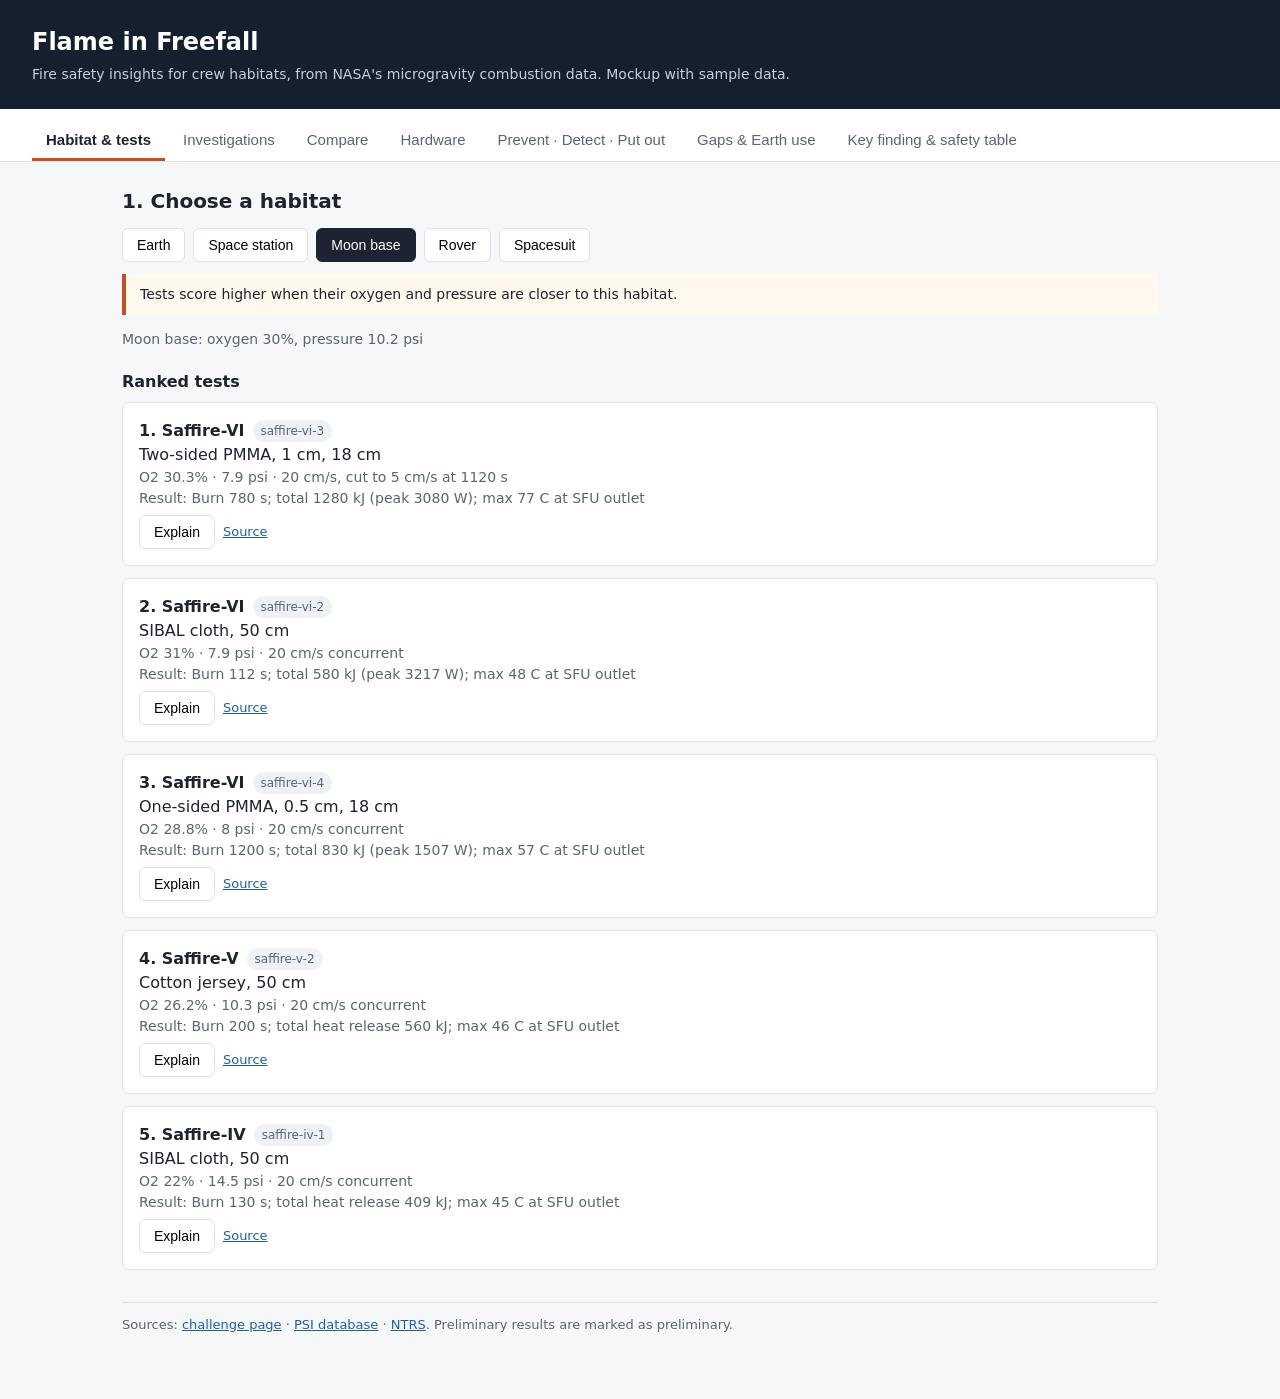
<file: frontend/dashboard_mockup.html>
<!DOCTYPE html>
<html lang="en">
<head>
<meta charset="UTF-8">
<meta name="viewport" content="width=device-width, initial-scale=1.0">
<title>Flame in Freefall: Dashboard Mockup</title>
<style>
  :root { --ink:#1d2330; --muted:#5b6475; --line:#dde2ea; --bg:#f6f7f9; --card:#fff; --accent:#c4502b; --ok:#2d7a4f; --warn:#8a6d00; }
  * { box-sizing: border-box; }
  body { margin:0; font-family: system-ui, -apple-system, "Segoe UI", sans-serif; color:var(--ink); background:var(--bg); line-height:1.5; }
  header { background:#15202f; color:#fff; padding:24px 32px; }
  header h1 { margin:0 0 4px; font-size:24px; }
  header p { margin:0; color:#c8cfdb; font-size:14px; }
  nav { display:flex; gap:4px; padding:12px 32px 0; background:#fff; border-bottom:1px solid var(--line); flex-wrap:wrap; position:sticky; top:0; z-index:5; }
  nav button { border:0; background:none; padding:10px 14px; font-size:15px; cursor:pointer; color:var(--muted); border-bottom:3px solid transparent; }
  nav button.active { color:var(--ink); border-bottom-color:var(--accent); font-weight:600; }
  main { padding:24px 32px 64px; max-width:1100px; margin:0 auto; }
  section { display:none; }
  section.active { display:block; }
  h2 { font-size:20px; margin:0 0 12px; }
  h3 { font-size:16px; margin:20px 0 8px; }
  .note { color:var(--muted); font-size:14px; margin:4px 0 16px; }
  .card { background:var(--card); border:1px solid var(--line); border-radius:8px; padding:16px; margin-bottom:12px; }
  .row { display:flex; gap:8px; flex-wrap:wrap; align-items:center; }
  .btn { border:1px solid var(--line); background:#fff; border-radius:6px; padding:8px 14px; cursor:pointer; font-size:14px; }
  .btn.sel { background:var(--ink); color:#fff; border-color:var(--ink); }
  .pill { font-size:12px; padding:2px 8px; border-radius:99px; background:#eef1f6; color:var(--muted); }
  .tbd { color:var(--warn); font-style:italic; }
  .sum { font-size:14px; color:var(--muted); }
  table { border-collapse:collapse; width:100%; background:#fff; font-size:14px; }
  th, td { border:1px solid var(--line); padding:8px 10px; text-align:left; vertical-align:top; }
  th { background:#f0f2f6; }
  .grid { display:grid; grid-template-columns:repeat(auto-fill,minmax(280px,1fr)); gap:12px; }
  .rank-sentence { background:#fff8ec; border-left:4px solid var(--accent); padding:10px 14px; font-size:14px; margin:12px 0; }
  .src { font-size:13px; }
  a { color:#1f5fa8; }
  .explain { display:none; margin-top:8px; font-size:14px; background:#f3f7ff; padding:10px; border-radius:6px; }
  .explain.open { display:block; }
  .finding { font-size:17px; }
  footer { margin-top:32px; font-size:13px; color:var(--muted); border-top:1px solid var(--line); padding-top:12px; }
</style>
</head>
<body>

<header>
  <h1>Flame in Freefall</h1>
  <p>Fire safety insights for crew habitats, from NASA's microgravity combustion data. Mockup with sample data.</p>
</header>

<nav>
  <button class="active" data-tab="rank">Habitat &amp; tests</button>
  <button data-tab="inv">Investigations</button>
  <button data-tab="compare">Compare</button>
  <button data-tab="hw">Hardware</button>
  <button data-tab="pda">Prevent · Detect · Put out</button>
  <button data-tab="gaps">Gaps &amp; Earth use</button>
  <button data-tab="finding">Key finding &amp; safety table</button>
</nav>

<main>

<!-- ============ 1. HABITAT & TESTS ============ -->
<section id="rank" class="active">
  <h2>1. Choose a habitat</h2>
  <div class="row" id="habitatBtns"></div>
  <div class="rank-sentence">Tests score higher when their oxygen and pressure are closer to this habitat.</div>
  <p class="sum" id="habitatInfo"></p>
  <h3>Ranked tests</h3>
  <div id="testList"></div>
</section>

<!-- ============ 2. INVESTIGATIONS ============ -->
<section id="inv">
  <h2>2. Investigations</h2>
  <p class="note">One card per NASA experiment. Fields marked "to fill from PSI" are not yet sourced. We do not guess them.</p>
  <div class="grid" id="invCards"></div>
</section>

<!-- ============ 3. COMPARE ============ -->
<section id="compare">
  <h2>3. Compare investigations</h2>
  <p class="note">Tick two or more investigations to see how they are similar and how they differ.</p>
  <div class="row" id="compareChecks" style="margin-bottom:12px"></div>
  <div style="overflow-x:auto"><table id="compareTable"></table></div>
</section>

<!-- ============ 4. HARDWARE ============ -->
<section id="hw">
  <h2>4. Hardware</h2>
  <p class="note">Experiments grouped by the equipment they flew on. Experiments on the same hardware are comparable.</p>
  <div id="hwGroups"></div>
</section>

<!-- ============ 5. PREVENT / DETECT / PUT OUT ============ -->
<section id="pda">
  <h2>5. Prevent · Detect · Put out</h2>
  <p class="note">NASA's fire-safety structure. Each tab lists the experiments that study that part.</p>
  <div class="row" style="margin-bottom:12px">
    <button class="btn sel" data-pda="prevent">Prevent</button>
    <button class="btn" data-pda="detect">Detect</button>
    <button class="btn" data-pda="putout">Put out</button>
  </div>
  <div id="pdaBody"></div>
</section>

<!-- ============ 6. GAPS & EARTH USE ============ -->
<section id="gaps">
  <h2>6. Gaps and Earth use</h2>
  <div class="card">
    <h3 style="margin-top:0">What is missing</h3>
    <p>There is currently no partial-gravity combustion data in PSI. Partial gravity is what a Moon base would have. Microgravity and normal-gravity results could bound what happens at intermediate gravity levels.</p>
    <p class="src">Source: <a href="https://www.spaceappschallenge.org/2026/challenges/flame-in-freefall/" target="_blank">challenge page</a></p>
  </div>
  <div class="card">
    <h3 style="margin-top:0">Applications on Earth</h3>
    <ul>
      <li>Fine-water-mist extinguishers, developed for use on the ISS</li>
      <li>Smoke detection improvements</li>
      <li>Firefighter gear, including protective clothing and air tanks</li>
    </ul>
    <p class="src">Source: <a href="https://www.spaceappschallenge.org/2026/challenges/flame-in-freefall/" target="_blank">challenge page</a></p>
  </div>
</section>

<!-- ============ 7. KEY FINDING & SAFETY TABLE ============ -->
<section id="finding">
  <h2>7. Key finding</h2>
  <div class="card finding">
    In Saffire VI, smoke was readily detected at 981 seconds, after most of the hazardous gas release had already happened.
    <div class="src" style="margin-top:8px">Source: <a href="https://ntrs.nasa.gov/citations/20240007488" target="_blank">Saffire VI presentation, ICES 2024 (preliminary)</a></div>
  </div>

  <h2 style="margin-top:28px">Safety table: what NASA has tested</h2>
  <p class="note">Each cell is one of: <b>Tested</b> (NASA tested something close), <b>Rule</b> (NASA's pass/fail rule applies), or empty (not tested yet). We do not invent thresholds.</p>
  <div style="overflow-x:auto"><table>
    <tr><th>Material</th><th>Tested conditions (O2, pressure)</th><th>Earth air (21%, 14.7 psi)</th><th>Moon base air (30%, 10.2 psi)</th></tr>
    <tr><td>Two-sided PMMA, 1 cm (Saffire VI-3)</td><td>30.3%, 7.9 psi</td><td>Not tested yet</td><td>Tested at 30.3%, but at 7.9 psi, not 10.2 psi</td></tr>
    <tr><td>SIBAL cloth, 50 cm (Saffire IV-1, VI-2)</td><td>22.0%, 14.5 psi (IV-1); 31.0%, 7.9 psi (VI-2)</td><td>Tested at 22.0%, 14.5 psi (close to Earth air)</td><td>Tested at 31.0%, 7.9 psi (close, not exact)</td></tr>
    <tr><td>Cotton jersey, 50 cm (Saffire V-2)</td><td>26.2%, 10.3 psi</td><td>Not tested yet</td><td>Not tested yet</td></tr>
    <tr><td>Nomex, silicone</td><td colspan="3" class="tbd">Results from the friend's summary, not yet checked. Left out until checked.</td></tr>
  </table></div>
  <p class="src" style="margin-top:8px">Sources: <a href="https://ntrs.nasa.gov/citations/20240007488" target="_blank">Saffire VI presentation</a> · <a href="https://standards.nasa.gov/sites/default/files/standards/NASA/B-w/CHANGE-2/2/Historical/nasa-std-6001b.pdf" target="_blank">NASA-STD-6001B</a> (pass/fail rule, not yet applied to these cells). Mockup only: check each cell before the final build.</p>
</section>

<footer>
  Sources: <a href="https://www.spaceappschallenge.org/2026/challenges/flame-in-freefall/" target="_blank">challenge page</a> ·
  <a href="https://psi.nasa.gov/physci/repo/" target="_blank">PSI database</a> ·
  <a href="https://ntrs.nasa.gov/" target="_blank">NTRS</a>. Preliminary results are marked as preliminary.
</footer>

</main>

<script>
// ---------- SAMPLE DATA (Saffire presentation; mockup only) ----------
const habitats = [
  { name:"Earth", oxy:21, psi:14.7 },
  { name:"Space station", oxy:21, psi:14.7 },
  { name:"Moon base", oxy:30, psi:10.2 },
  { name:"Rover", oxy:30, psi:10.2 },
  { name:"Spacesuit", oxy:100, psi:4.3 },
];

const tests = [
  { id:"saffire-iv-1", inv:"Saffire-IV", material:"SIBAL cloth, 50 cm", oxy:22.0, psi:14.5, flow:"20 cm/s concurrent",
    result:"Burn 130 s; total heat release 409 kJ; max 45 C at SFU outlet", url:"https://ntrs.nasa.gov/citations/20240007488" },
  { id:"saffire-v-2", inv:"Saffire-V", material:"Cotton jersey, 50 cm", oxy:26.2, psi:10.3, flow:"20 cm/s concurrent",
    result:"Burn 200 s; total heat release 560 kJ; max 46 C at SFU outlet", url:"https://ntrs.nasa.gov/citations/20240007488" },
  { id:"saffire-vi-2", inv:"Saffire-VI", material:"SIBAL cloth, 50 cm", oxy:31.0, psi:7.9, flow:"20 cm/s concurrent",
    result:"Burn 112 s; total 580 kJ (peak 3217 W); max 48 C at SFU outlet", url:"https://ntrs.nasa.gov/citations/20240007488" },
  { id:"saffire-vi-3", inv:"Saffire-VI", material:"Two-sided PMMA, 1 cm, 18 cm", oxy:30.3, psi:7.9, flow:"20 cm/s, cut to 5 cm/s at 1120 s",
    result:"Burn 780 s; total 1280 kJ (peak 3080 W); max 77 C at SFU outlet", url:"https://ntrs.nasa.gov/citations/20240007488" },
  { id:"saffire-vi-4", inv:"Saffire-VI", material:"One-sided PMMA, 0.5 cm, 18 cm", oxy:28.8, psi:8.0, flow:"20 cm/s concurrent",
    result:"Burn 1200 s; total 830 kJ (peak 1507 W); max 57 C at SFU outlet", url:"https://ntrs.nasa.gov/citations/20240007488" },
];

const TBD = '<span class="tbd">to fill from PSI</span>';

// Investigations: only facts stated on the challenge page; everything else is TBD.
const investigations = [
  { name:"BASS / BASS-II", cat:"Prevent", fuels:"Solid and gaseous fuels", hw:"Microgravity Science Glovebox (MSG), SPICE flow duct",
    objective:"Which solid materials catch fire, and in what air", sensors:TBD, sample:TBD, vars:TBD },
  { name:"Saffire (I–III, VI)", cat:"Prevent", fuels:"Solid fuels (fabrics, plastics)", hw:"Spacecraft cargo module (Saffire)",
    objective:"Fire behaviour in a free-air spacecraft environment", sensors:"Smoke and gas measurements (see presentation)", sample:"Up to 50 cm samples (Saffire VI)", vars:"Oxygen, airflow, material, sample size" },
  { name:"BRE (in ACME)", cat:"Prevent", fuels:"Materials, still atmospheres", hw:"ACME in the CIR rack",
    objective:"Materials flammability as a function of material properties", sensors:TBD, sample:TBD, vars:TBD },
  { name:"SAME / SAME-R", cat:"Detect", fuels:"Smoke and aerosols", hw:"Smoke detection instruments",
    objective:"How smoke is measured in microgravity", sensors:"Smoke detection instruments", sample:TBD, vars:TBD },
  { name:"DAFT / DAFT-2", cat:"Detect", fuels:"Dust", hw:"Instrument reused from SAME/SAME-R",
    objective:"Detect dust, using the SAME instrument", sensors:"Dust detection instrument", sample:TBD, vars:TBD },
  { name:"FLEX", cat:"Put out", fuels:"Liquid droplets", hw:"MDCA in the CIR rack",
    objective:"What stops a flame: CO2 and helium dilution of the chamber", sensors:TBD, sample:TBD, vars:"Diluent (CO2, helium)" },
  { name:"FLEX-2, CFI", cat:"Related", fuels:"Liquid droplets", hw:"MDCA in the CIR rack",
    objective:"Related droplet combustion studies", sensors:TBD, sample:TBD, vars:TBD },
  { name:"ACME (six experiments)", cat:"Related", fuels:"Gaseous fuels", hw:"ACME modular hardware in the CIR rack",
    objective:"Gaseous flame studies; CFI-G reached up to 85% oxygen", sensors:TBD, sample:TBD, vars:"Oxygen concentration (CFI-G)" },
  { name:"SPICE / SLICE", cat:"Related", fuels:"Solid and gaseous", hw:"Microgravity Science Glovebox, SPICE flow duct",
    objective:"Related combustion studies in the glovebox", sensors:TBD, sample:TBD, vars:TBD },
];

// ---------- HABITAT & RANKING ----------
let currentHab = habitats[2];
function distance(t, h) {
  if (t.oxy == null || t.psi == null) return Infinity;
  return Math.abs(t.oxy - h.oxy) + Math.abs(t.psi - h.psi);
}
function renderHabitats() {
  const wrap = document.getElementById("habitatBtns");
  wrap.innerHTML = "";
  habitats.forEach(h => {
    const b = document.createElement("button");
    b.className = "btn" + (h === currentHab ? " sel" : "");
    b.textContent = h.name;
    b.onclick = () => { currentHab = h; renderHabitats(); renderTests(); };
    wrap.appendChild(b);
  });
  document.getElementById("habitatInfo").textContent =
    `${currentHab.name}: oxygen ${currentHab.oxy}%, pressure ${currentHab.psi} psi`;
}
function renderTests() {
  const sorted = [...tests].sort((a,b) => distance(a,currentHab) - distance(b,currentHab));
  const list = document.getElementById("testList");
  list.innerHTML = sorted.map((t,i) => `
    <div class="card">
      <div class="row"><b>${i+1}. ${t.inv}</b> <span class="pill">${t.id}</span></div>
      <div>${t.material}</div>
      <div class="sum">O2 ${t.oxy}% · ${t.psi} psi · ${t.flow}</div>
      <div class="sum">Result: ${t.result}</div>
      <div class="row" style="margin-top:6px">
        <button class="btn" onclick="toggleExplain('${t.id}')">Explain</button>
        <a class="src" href="${t.url}" target="_blank">Source</a>
      </div>
      <div class="explain" id="ex-${t.id}">AI explanation will appear here (Gemini, built from this record only). Not in the mockup.</div>
    </div>`).join("");
}
function toggleExplain(id) {
  document.getElementById("ex-"+id).classList.toggle("open");
}

// ---------- INVESTIGATIONS ----------
function renderInvestigations() {
  document.getElementById("invCards").innerHTML = investigations.map(v => `
    <div class="card">
      <div class="row"><b>${v.name}</b> <span class="pill">${v.cat}</span></div>
      <p class="sum"><b>Objective:</b> ${v.objective}</p>
      <p class="sum"><b>Fuels:</b> ${v.fuels}</p>
      <p class="sum"><b>Hardware:</b> ${v.hw}</p>
      <p class="sum"><b>Sample size:</b> ${v.sample}</p>
      <p class="sum"><b>Sensors:</b> ${v.sensors}</p>
      <p class="sum"><b>Variables:</b> ${v.vars}</p>
    </div>`).join("");
}

// ---------- COMPARE ----------
let compareSel = [investigations[1], investigations[3], investigations[5]];
function renderCompare() {
  const checks = document.getElementById("compareChecks");
  checks.innerHTML = investigations.map((v,i) => {
    const on = compareSel.includes(v);
    return `<button class="btn ${on?'sel':''}" onclick="toggleCompare(${i})">${v.name}</button>`;
  }).join("");
  const rows = ["cat","objective","fuels","hw","sample","sensors","vars"];
  const labels = {cat:"Category",objective:"Objective",fuels:"Fuels",hw:"Hardware",sample:"Sample size",sensors:"Sensors",vars:"Variables"};
  if (compareSel.length < 2) {
    document.getElementById("compareTable").innerHTML = "<tr><td>Select at least two investigations.</td></tr>";
    return;
  }
  let html = "<tr><th></th>" + compareSel.map(v => `<th>${v.name}</th>`).join("") + "</tr>";
  rows.forEach(r => {
    html += `<tr><th>${labels[r]}</th>` + compareSel.map(v => `<td>${v[r]}</td>`).join("") + "</tr>";
  });
  document.getElementById("compareTable").innerHTML = html;
}
function toggleCompare(i) {
  const v = investigations[i];
  compareSel = compareSel.includes(v) ? compareSel.filter(x => x !== v) : [...compareSel, v];
  renderCompare();
}

// ---------- HARDWARE ----------
function renderHardware() {
  const groups = {};
  investigations.forEach(v => { (groups[v.hw] = groups[v.hw] || []).push(v.name); });
  document.getElementById("hwGroups").innerHTML = Object.entries(groups).map(([hw, names]) => `
    <div class="card"><b>${hw}</b><p class="sum">${names.join(", ")}</p></div>`).join("");
}

// ---------- PREVENT / DETECT / PUT OUT ----------
function renderPda(key) {
  const map = { prevent:"Prevent", detect:"Detect", putout:"Put out" };
  const items = investigations.filter(v => v.cat === map[key]);
  document.getElementById("pdaBody").innerHTML = items.length
    ? items.map(v => `<div class="card"><b>${v.name}</b><p class="sum">${v.objective}</p></div>`).join("")
    : "<p>No experiments listed.</p>";
}
document.querySelectorAll("[data-pda]").forEach(b => b.onclick = () => {
  document.querySelectorAll("[data-pda]").forEach(x => x.classList.remove("sel"));
  b.classList.add("sel");
  renderPda(b.dataset.pda);
});

// ---------- TABS ----------
document.querySelectorAll("nav button").forEach(b => b.onclick = () => {
  document.querySelectorAll("nav button").forEach(x => x.classList.remove("active"));
  document.querySelectorAll("section").forEach(s => s.classList.remove("active"));
  b.classList.add("active");
  document.getElementById(b.dataset.tab).classList.add("active");
});

renderHabitats(); renderTests(); renderInvestigations(); renderCompare(); renderHardware(); renderPda("prevent");
</script>
</body>
</html>
</file>
